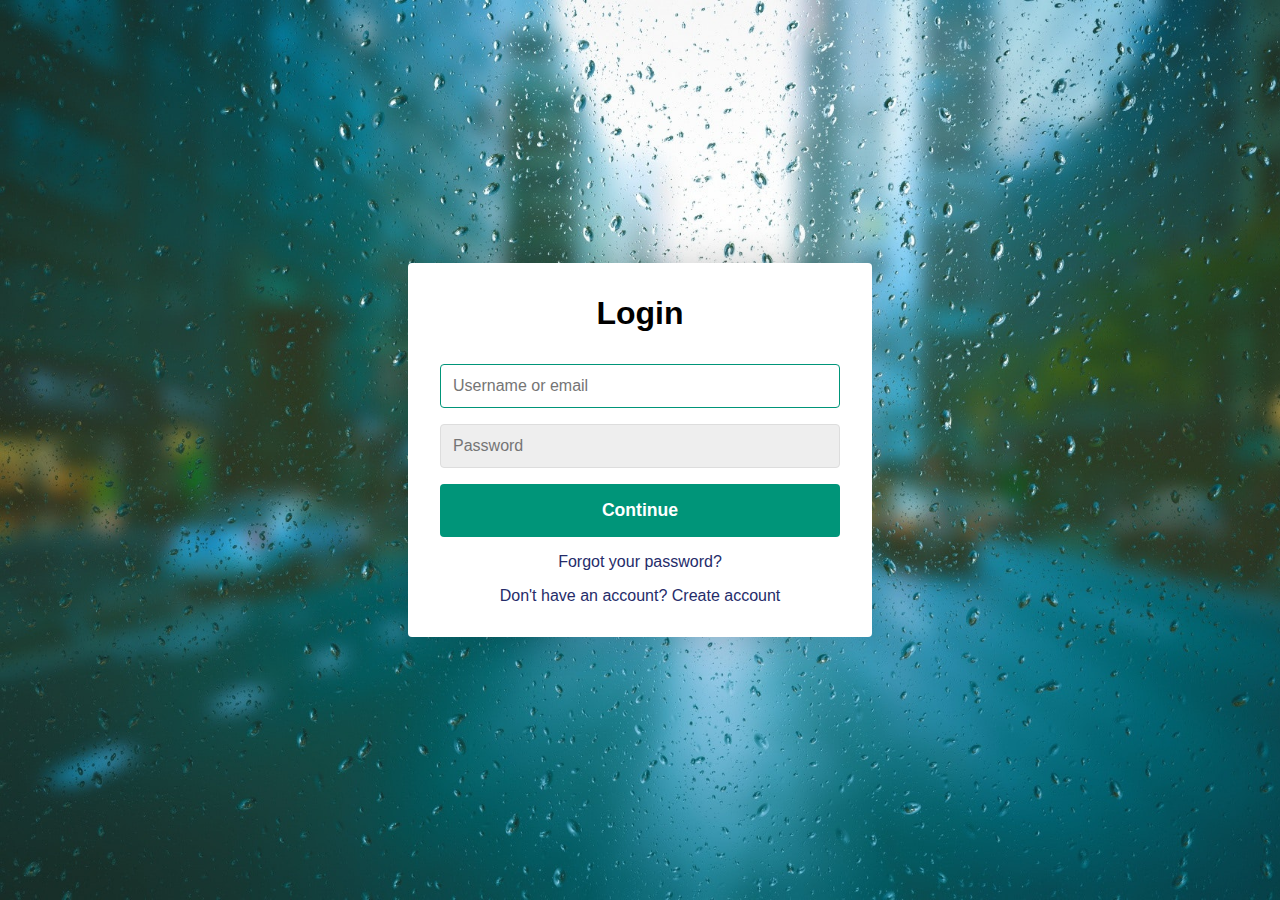
<file: Web-App1/index.html>
<!--
        This is the main login page of the website
-->
<!DOCTYPE html>
<head>
    <meta name="viewport" content="width=device-width, initial-scale=1.0">
    <meta charset="utf-8">
    <title>Login / SignUp Form</title>
    <link rel="shortcut icon" href="/assets/favicon.ico">
    <link rel="stylesheet" href="./src/login.css">
</head>
<body>
    <div class="container">
        <form class="form" id="login">
            <h1 class="form__title">Login</h1>
            <div class="form__message form__message--error"></div>
            <div class="form__input-group">
                <input type="text" class="form__input" autofocus placeholder="Username or email">
                <div class="form__input-error-message"></div>
            </div>
            <div class="form__input-group">
                <input type="password" class="form__input" autofocus placeholder="Password">
                <div class="form__input-error-message"></div>
            </div>
            <button class="form__button" type="submit">Continue</button>
            <p class="form__text">
                <a href="#" class="form__link">Forgot your password?</a>
            </p>
            <p class="form__text">
                <a class="form__link" href="./" id="linkCreateAccount">Don't have an account? Create account</a>
            </p>
        </form>

        <form class="form form--hidden" id="createAccount">
            <h1 class="form__title">Create Account</h1>
            <div class="form__message form__message--error"></div>
            <div class="form__input-group">
                <input type="text" id="signupUsername" class="form__input" autofocus placeholder="Username">
                <div class="form__input-error-message"></div>
            </div>
            <div class="form__input-group">
                <input type="text" class="form__input" autofocus placeholder="Email Address">
                <div class="form__input-error-message"></div>
            </div>
            <div class="form__input-group">
                <input type="password" class="form__input" autofocus placeholder="Password">
                <div class="form__input-error-message"></div>
            </div>
            <div class="form__input-group">
                <input type="password" class="form__input" autofocus placeholder="Confirm password">
                <div class="form__input-error-message"></div>
            </div>
            <button class="form__button" type="submit">Continue</button>
            <p class="form__text">
                <a class="form__link" href="./" id="linkLogin">Already have an account? Sign in</a>
            </p>
        </form>
    </div>
    <script src="./src/login.js"></script>
</body>
</file>
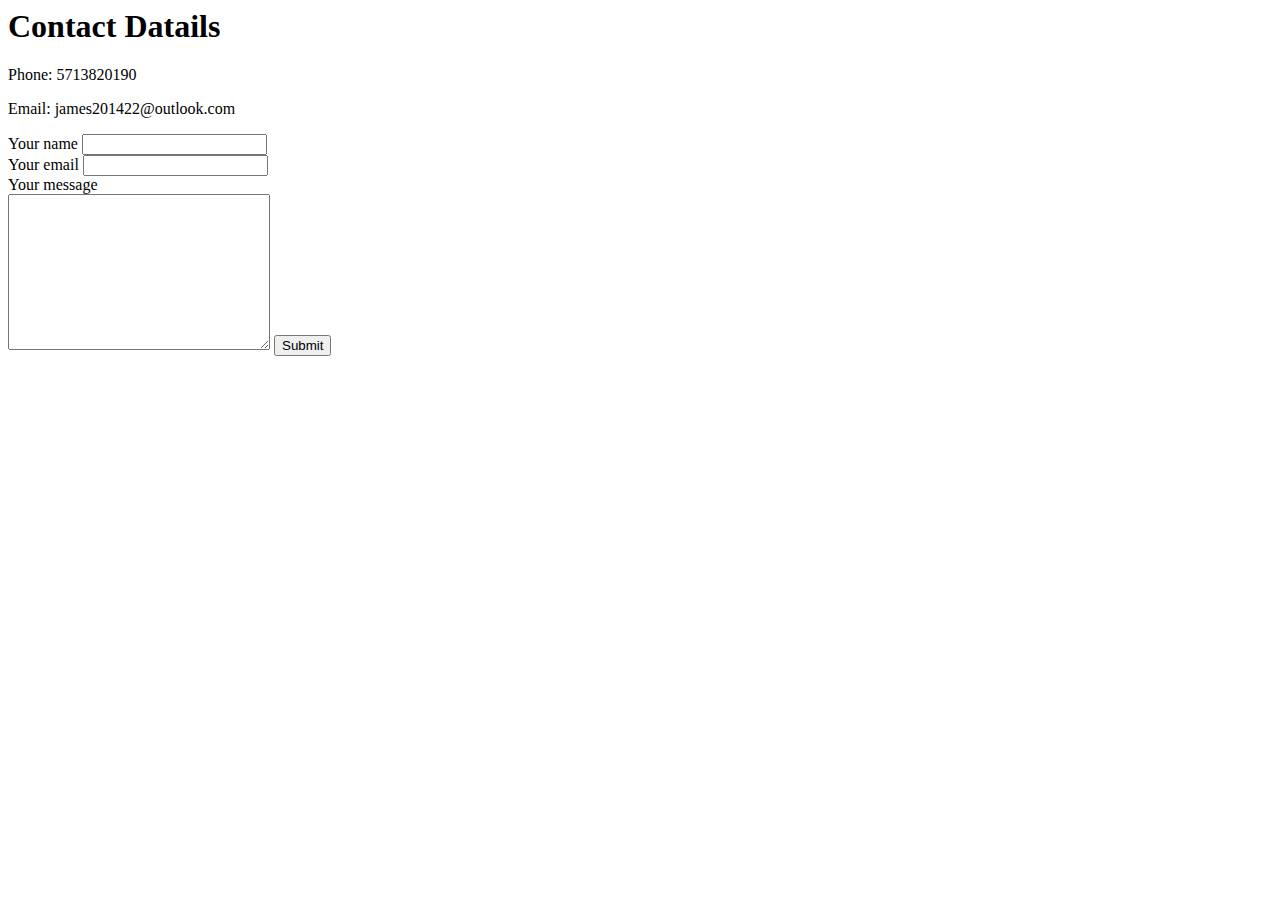
<file: personal-site/contact.html>
<html>
<head>
    <meta charset="utf-8">
    <title> Contact Information </title>
</head>
<body>
    <h1>Contact Datails</h1>
    <p>Phone: 5713820190</p>
    <p>Email: james201422@outlook.com</p>
    <form action="mailto:james201422@outlook.com" method= "post" enctype="text/plain">
        <label>Your name</label>
        <input type = "text" name = "yourName" value = ""><br>
        <label> Your email</label>
        <input type="email" name ="yourEmail" value=""><br>
        <label>Your message</label> <br>
        <textarea name = "yourMsg" rows = "10" cols= "30"></textarea>
        <input type= "submit" name = "">
    </form>
</body>


</html>
</file>
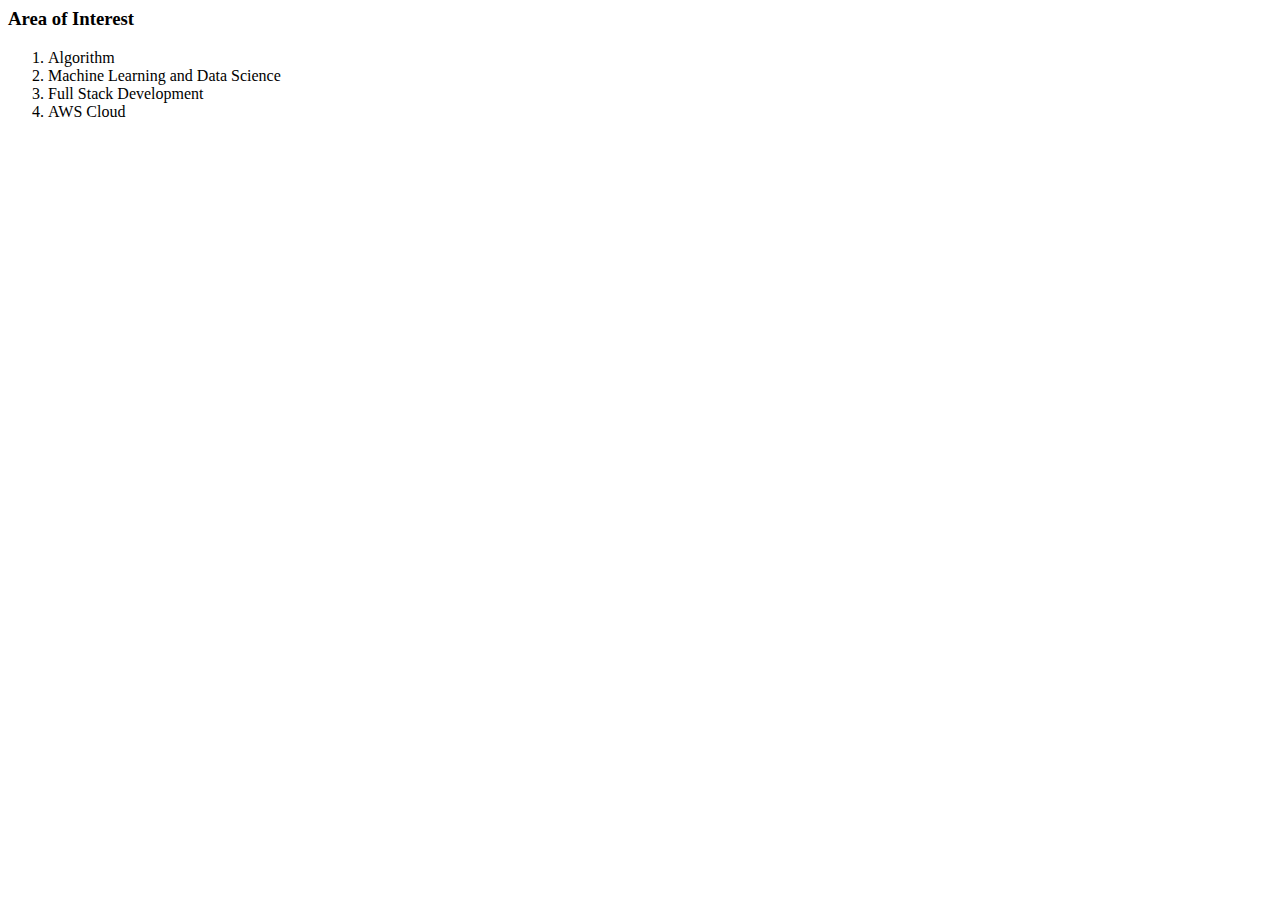
<file: personal-site/Interest.html>
<html>
<head>
    <meta charset="utf-8">
    <title> Area of Interest </title>
</head>
<body>

</body>
    <h3>Area of Interest</h3>
    <ol>
        <li> Algorithm</li>
        <li> Machine Learning and Data Science</li>
        <li> Full Stack Development</li>
        <li> AWS Cloud </li>
    </ol>

</html>
</file>
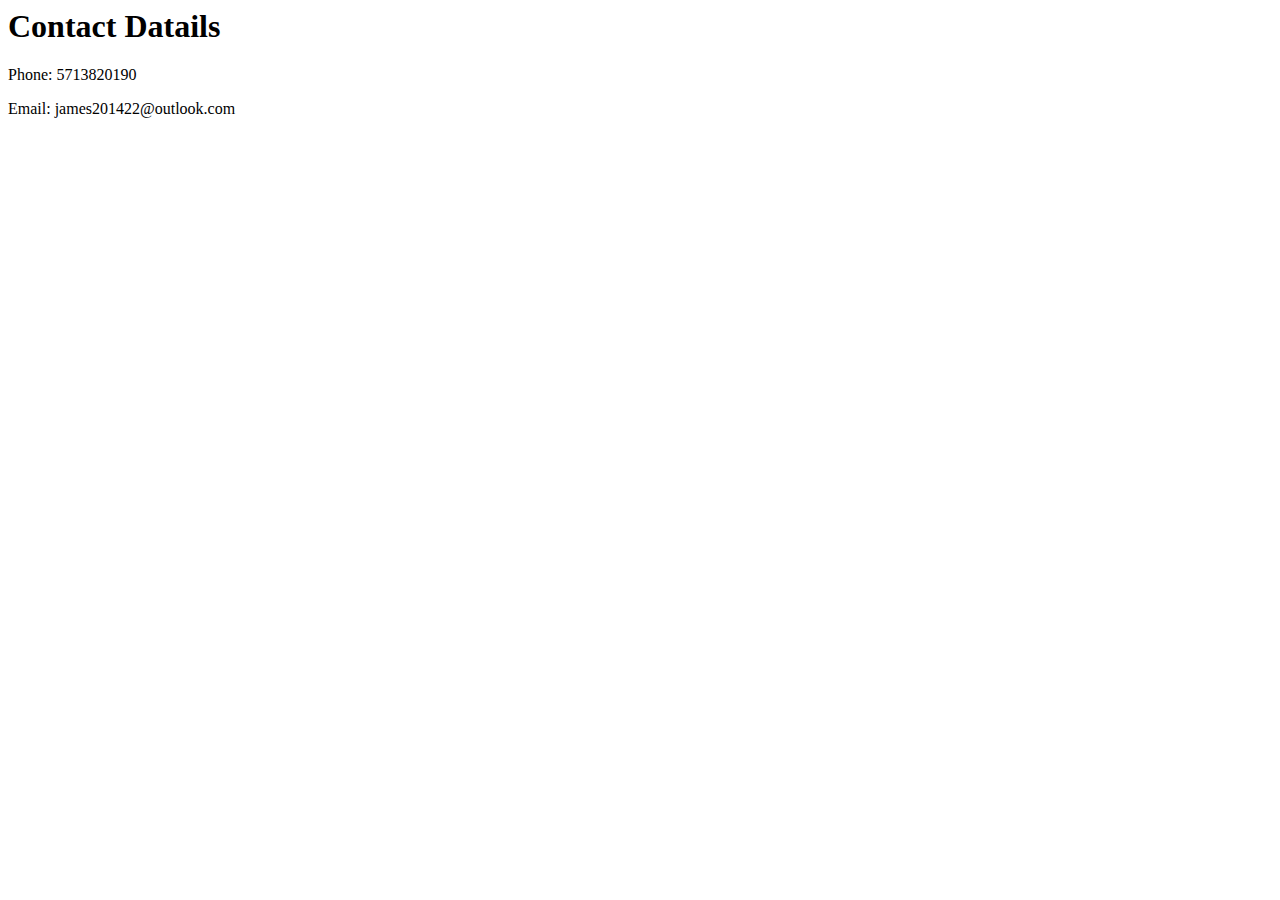
<file: personal-site/html/contact.html>
<html>
<head>
    <meta charset="utf-8">
    <title> Contact Information </title>
</head>
<body>

</body>
    <h1>Contact Datails</h1>
    <p>Phone: 5713820190</p>
    <p>Email: james201422@outlook.com</p>

</html>
</file>
<file: Web-App1/src/login.css>
body {
    --color-primary: #009579;
    --color-primary-dark: #007f67;
    --color-secondary: #252c6a;
    --color-error: #cc3333;
    --color-success: #4bb544;
    --border-radius: 4px;

    margin: 0;
    height: 100vh;
    display: flex;
    align-items: center;
    justify-content: center;
    font-size: 18px;
    background: url(./login_background.jpg);
    background-size: cover;
}

.container {
    width: 400px;
    max-width: 400px;
    margin: 1rem;
    padding: 2rem;
    box-shadow: 0 0 40px rgba(0, 0, 0, 0.2);
    border-radius: var(--border-radius);
    background: #ffffff;
}

.container,
.form__input,
.form__button {
    font: 500 1rem 'Quicksand', sans-serif;
}

.form--hidden {
    display: none;
}

.form > *:first-child {
    margin-top: 0;
}

.form > *:last-child {
    margin-bottom: 0;
}

.form__title {
    margin-bottom: 2rem;
    text-align: center;
}

.form__message {
    text-align: center;
    margin-bottom: 1rem;
}

.form__message--success {
    color: var(--color-success);
}

.form__message--error {
    color: var(--color-error);
}

.form__input-group {
    margin-bottom: 1rem;
}

.form__input {
    display: block;
    width: 100%;
    padding: 0.75rem;
    box-sizing: border-box;
    border-radius: var(--border-radius);
    border: 1px solid #dddddd;
    outline: none;
    background: #eeeeee;
    transition: background 0.2s, border-color 0.2s;
}

.form__input:focus {
    border-color: var(--color-primary);
    background: #ffffff;
}

.form__input--error {
    color: var(--color-error);
    border-color: var(--color-error);
}

.form__input-error-message {
    margin-top: 0.5rem;
    font-size: 0.85rem;
    color: var(--color-error);
}

.form__button {
    width: 100%;
    padding: 1rem 2rem;
    font-weight: bold;
    font-size: 1.1rem;
    color: #ffffff;
    border: none;
    border-radius: var(--border-radius);
    outline: none;
    cursor: pointer;
    background: var(--color-primary);
}

.form__button:hover {
    background: var(--color-primary-dark);
}

.form__button:active {
    transform: scale(0.98);
}

.form__text {
    text-align: center;
}

.form__link {
    color: var(--color-secondary);
    text-decoration: none;
    cursor: pointer;
}

.form__link:hover {
    text-decoration: underline;
}
</file>
